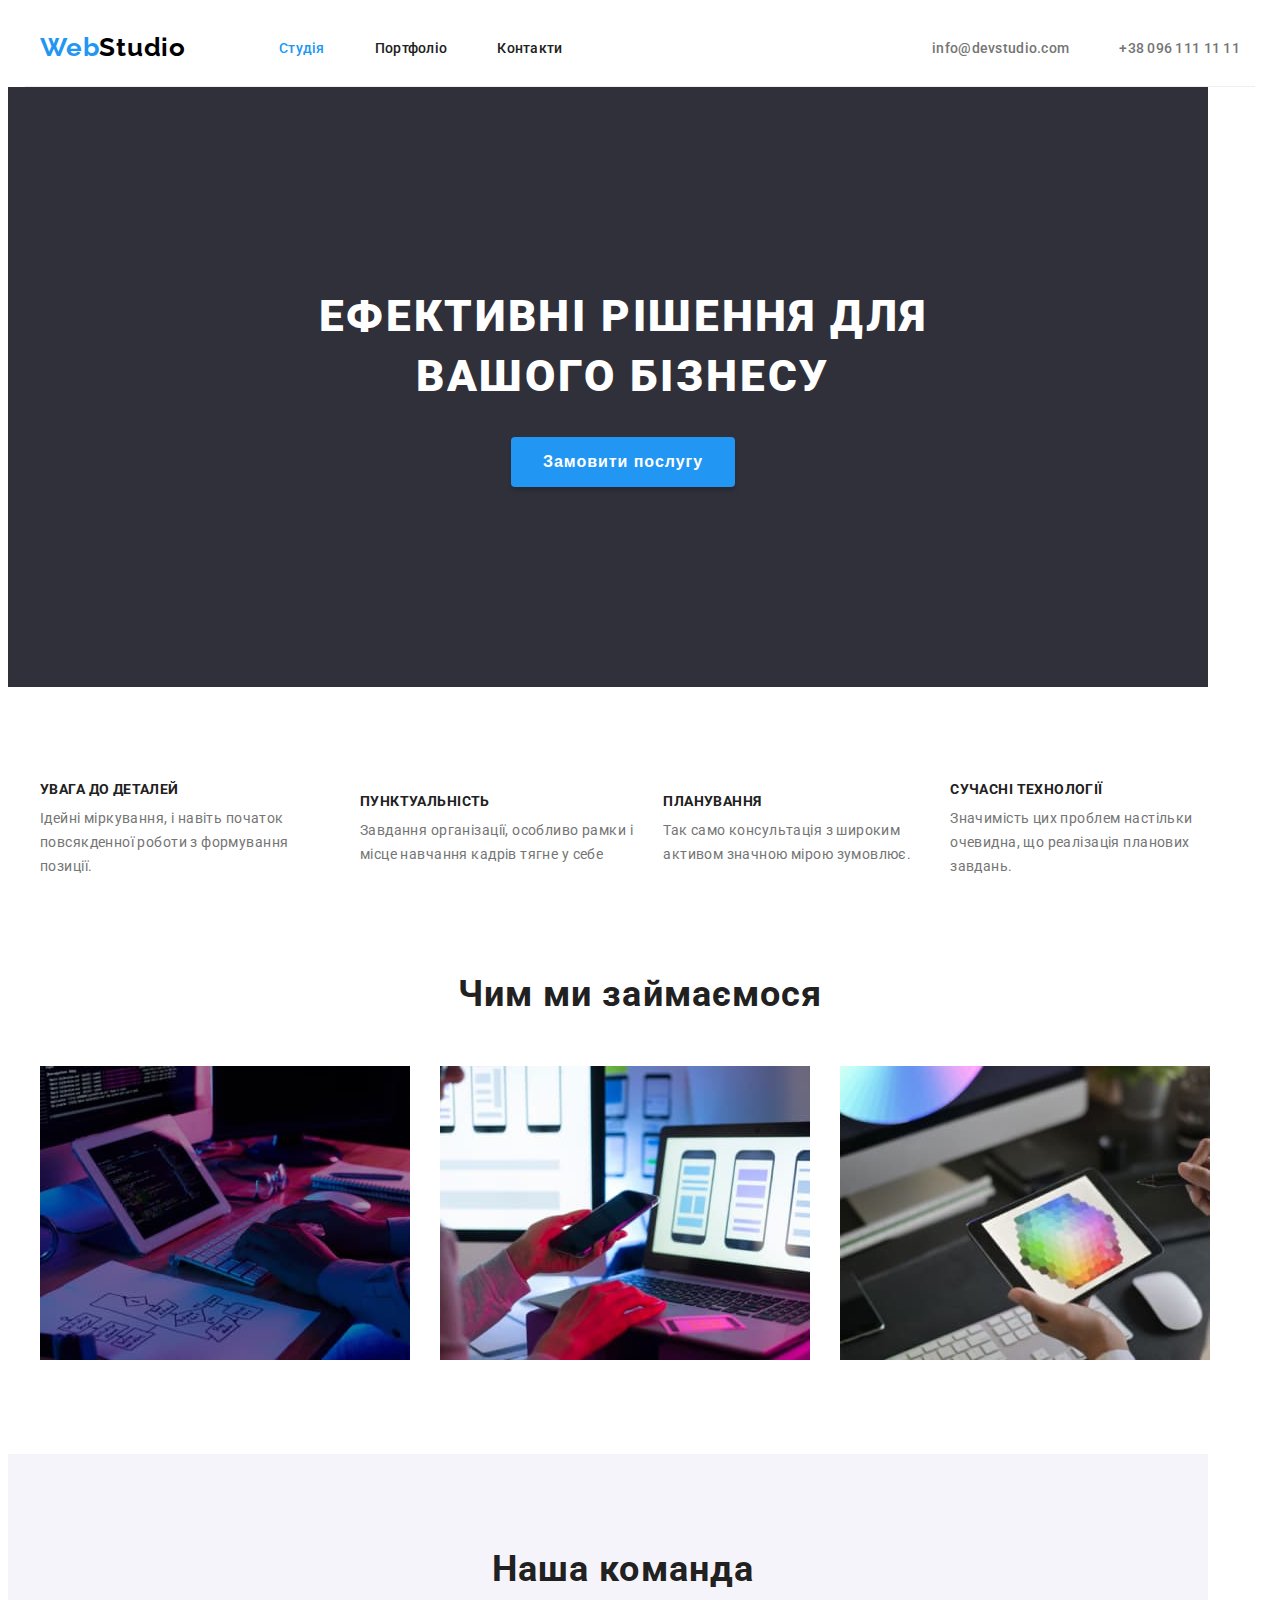
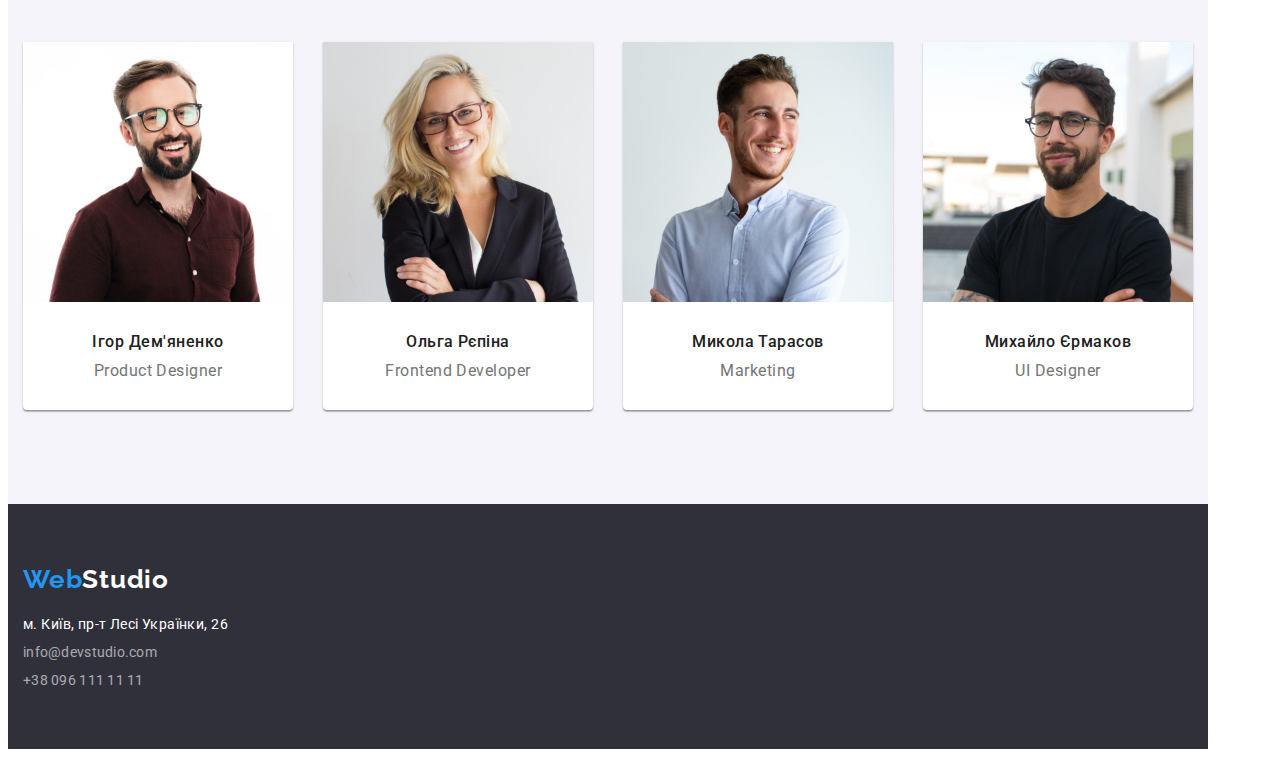
<file: index.html>
<!DOCTYPE html>
<html lang="uk">
  <head>
    <meta charset="UTF-8" />
    <meta http-equiv="X-UA-Compatible" content="IE=edge" />
    <meta name="viewport" content="width=device-width, initial-scale=1.0" />
    <title>WebStudio</title>

    <link rel="preconnect" href="https://fonts.googleapis.com" />
    <link rel="preconnect" href="https://fonts.gstatic.com" crossorigin />
    <link
      href="https://fonts.googleapis.com/css2?family=Raleway:wght@700&family=Roboto:wght@400;500;700;900&display=swap"
      rel="stylesheet"
    />

    <link
      rel="stylesheet"
      href="https://cdnjs.cloudflare.com/ajax/libs/modern-normalize/2.0.0/modern-normalize.min.css"
      integrity="sha512-4xo8blKMVCiXpTaLzQSLSw3KFOVPWhm/TRtuPVc4WG6kUgjH6J03IBuG7JZPkcWMxJ5huwaBpOpnwYElP/m6wg=="
      crossorigin="anonymous"
      referrerpolicy="no-referrer"
    />

    <link rel="stylesheet" href="./css/styles.css" />
  </head>
  <body>
    <!-- Header -->
    <header class="header">
      <div class="container header-container">
        <!-- Header navigation -->
        <a class="link header-logo" href="./index.html"
          >Web<span class="logo-black">Studio</span></a
        >
        <nav class="header-navigations">
          <ul class="list header-links-nav">
            <li class="header-links-item">
              <a class="link header-link active-link" href="./index.html"
                >Студія</a
              >
            </li>
            <li class="header-links-item">
              <a class="link header-link" href="./portfolio.html">Портфоліо</a>
            </li>
            <li class="header-links-item">
              <a class="link header-link" href="#">Контакти</a>
            </li>
          </ul>
        </nav>
        <!-- Header contacts -->
        <ul class="list header-contacts-list">
          <li class="contact-link-item">
            <a class="link contact-link" href="mailto:info@devstudio.com"
              >info@devstudio.com</a
            >
          </li>
          <li class="contact-link-item">
            <a class="link contact-link" href="tel:+380961111111"
              >+38 096 111 11 11</a
            >
          </li>
        </ul>
      </div>
    </header>

    <!-- Main -->
    <main class="main">
      <!-- Hero section -->

      <section class="hero">
        <div class="container">
          <h1 class="hero-title">Ефективні рішення для вашого бізнесу</h1>
          <button class="hero-button" type="button">Замовити послугу</button>
        </div>
      </section>

      <!-- Advantages section -->

      <section class="advantages">
        <div class="container">
          <h2 class="visually-hidden">Наші переваги</h2>
          <ul class="list advantages-list">
            <li class="advantage-item">
              <h3 class="advantage-title">УВАГА ДО ДЕТАЛЕЙ</h3>
              <p class="advantage-desc">
                Ідейні міркування, і навіть початок повсякденної роботи з
                формування позиції.
              </p>
            </li>
            <li class="advantage-item">
              <h3 class="advantage-title">ПУНКТУАЛЬНІСТЬ</h3>
              <p class="advantage-desc">
                Завдання організації, особливо рамки і місце навчання кадрів
                тягне у себе
              </p>
            </li>
            <li class="advantage-item">
              <h3 class="advantage-title">ПЛАНУВАННЯ</h3>
              <p class="advantage-desc">
                Так само консультація з широким активом значною мірою зумовлює.
              </p>
            </li>
            <li class="advantage-item">
              <h3 class="advantage-title">СУЧАСНІ ТЕХНОЛОГІЇ</h3>
              <p class="advantage-desc">
                Значимість цих проблем настільки очевидна, що реалізація
                планових завдань.
              </p>
            </li>
          </ul>
        </div>
      </section>

      <!-- Skils section -->

      <section class="skils">
        <div class="container">
          <h2 class="skils-title">Чим ми займаємося</h2>
          <ul class="list skils-list">
            <li class="skils-item">
              <img
                src="./images/skils/coding.jpg"
                alt="Кодування"
                width="370"
                height="294"
              />
            </li>
            <li class="skils-item">
              <img
                src="./images/skils/testing.jpg"
                alt="Тестування"
                width="370"
                height="294"
              />
            </li>
            <li class="skils-item">
              <img
                src="./images/skils/desining.jpg"
                alt="Дизайн"
                width="370"
                height="294"
              />
            </li>
          </ul>
        </div>
      </section>

      <!-- Team section -->

      <section class="team">
        <div class="container">
          <h2 class="team-title">Наша команда</h2>
          <ul class="list team-list">
            <li class="team-item">
              <img
                src="./images/team/igor.jpg"
                alt="Ігор Дем'яненко"
                width="270"
                height="260"
              />
              <h3 class="team-member">Ігор Дем'яненко</h3>
              <p class="team-member-desc" lang="en">Product Designer</p>
            </li>
            <li class="team-item">
              <img
                src="./images/team/olga.jpg"
                alt="Ольга Рєпіна"
                width="270"
                height="260"
              />
              <h3 class="team-member">Ольга Рєпіна</h3>
              <p class="team-member-desc" lang="en">Frontend Developer</p>
            </li>
            <li class="team-item">
              <img
                src="./images/team/mikola.jpg"
                alt="Микола Тарасов"
                width="270"
                height="260"
              />
              <h3 class="team-member">Микола Тарасов</h3>
              <p class="team-member-desc" lang="en">Marketing</p>
            </li>
            <li class="team-item">
              <img
                src="./images/team/mihaylo.jpg"
                alt="Михайло Єрмаков"
                width="270"
                height="260"
              />
              <h3 class="team-member">Михайло Єрмаков</h3>
              <p class="team-member-desc" lang="en">UI Designer</p>
            </li>
          </ul>
        </div>
      </section>
    </main>

    <!-- Footer -->
    <footer class="footer">
      <div class="container">
        <!-- Footer navigation -->
        <div class="footer-logo">
          <a class="link logo footer-logo" href="./index.html"
            >Web<span class="logo-white">Studio</span></a
          >
        </div>

        <!-- Footer contacts -->
        <address class="footer-contacts">
          <div class="footer-contact-link">
            <a
              class="link map-link"
              href="https://goo.gl/maps/1FD8mKBqTNXSPeUQA"
              target="_blank"
              >м. Київ, пр-т Лесі Українки, 26</a
            >
          </div>

          <div class="footer-contact-link">
            <a class="link contact-link" href="mailto:info@devstudio.com"
              >info@devstudio.com</a
            >
          </div>

          <div class="footer-contact-link">
            <a class="link contact-link" href="tel:+380961111111"
              >+38 096 111 11 11</a
            >
          </div>
        </address>
      </div>
    </footer>
  </body>
</html>
</file>
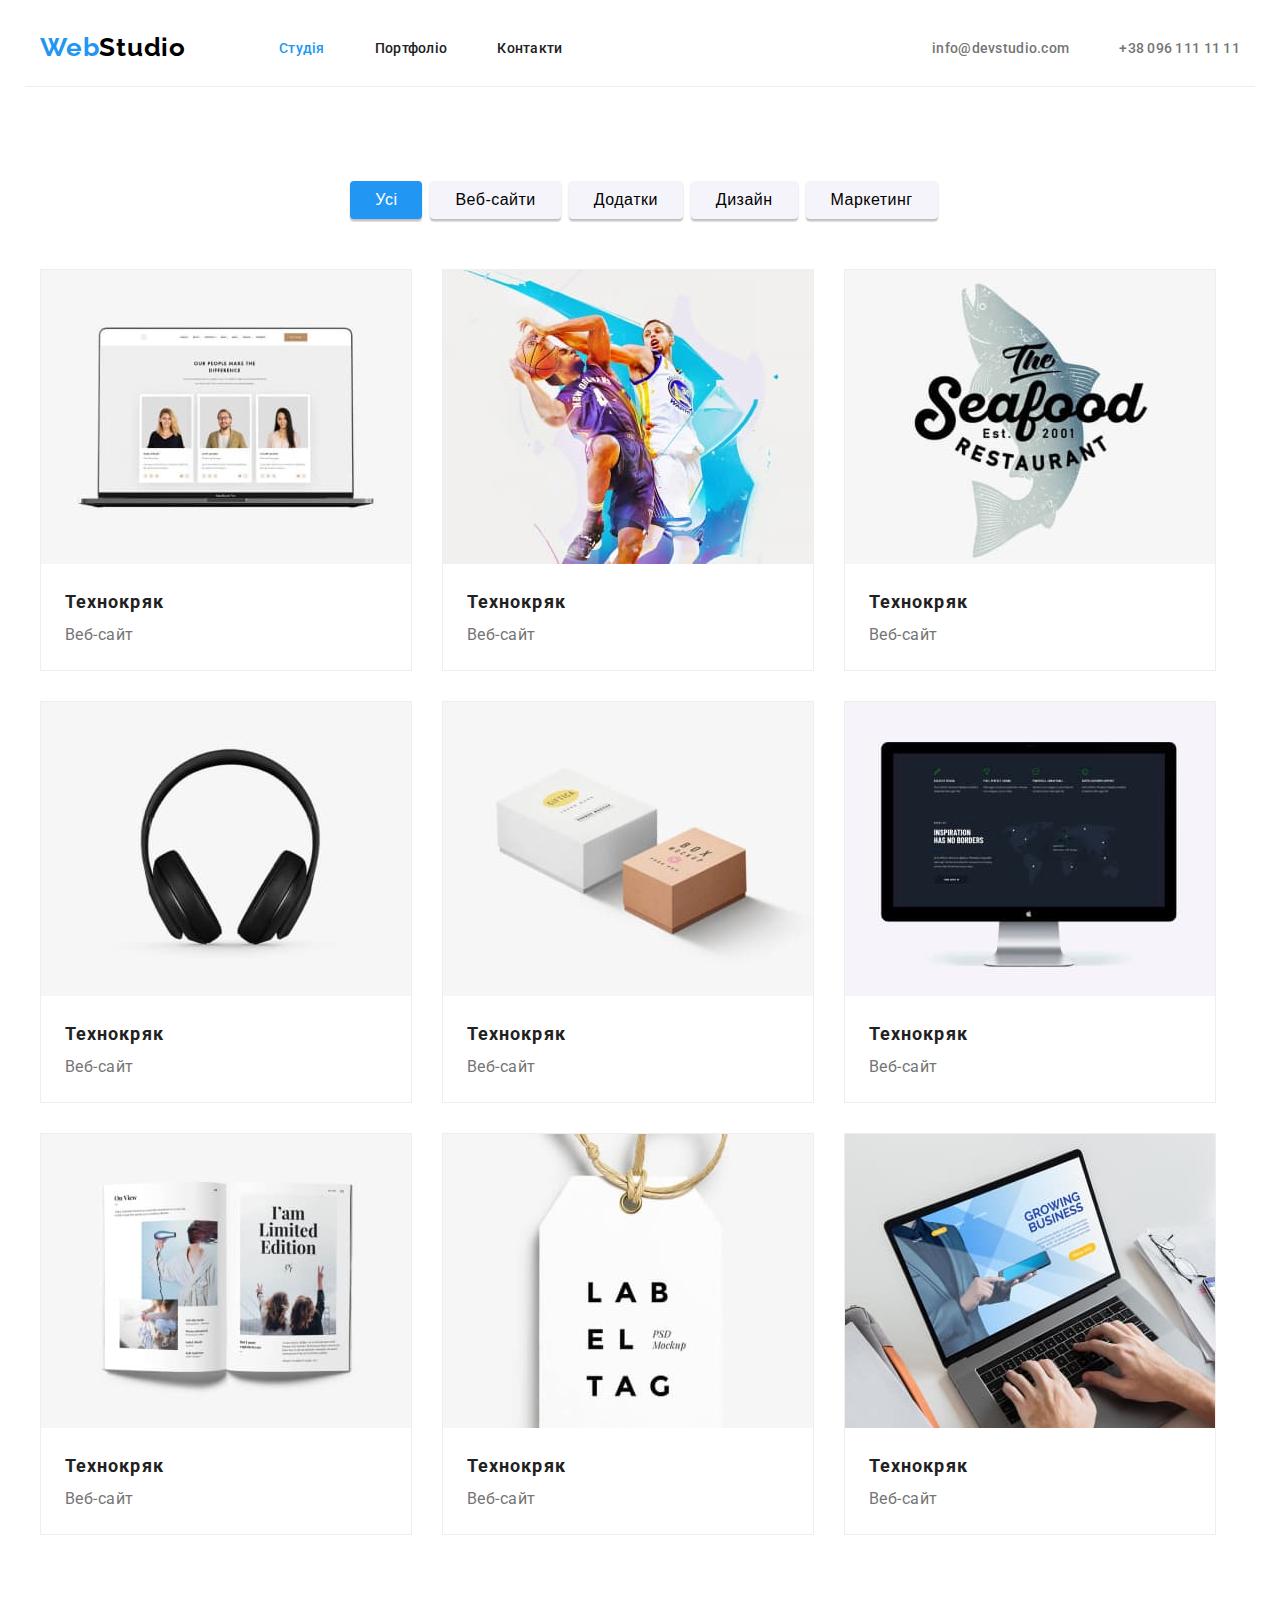
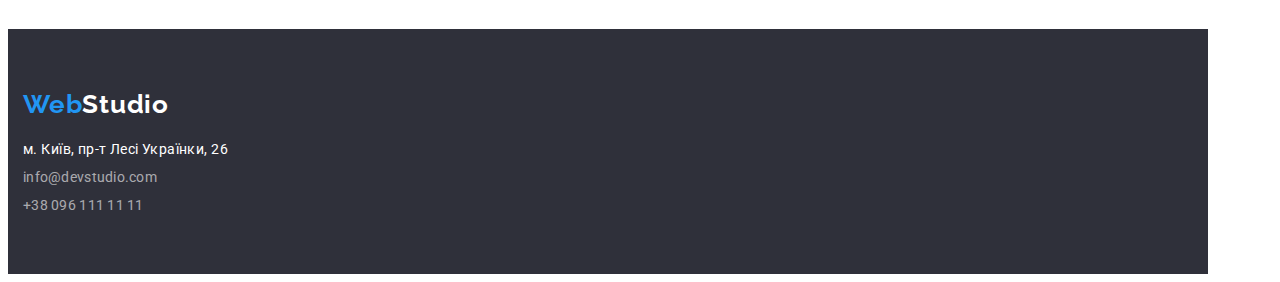
<file: portfolio.html>
<!DOCTYPE html>
<html lang="uk">
  <head>
    <meta charset="UTF-8" />
    <meta http-equiv="X-UA-Compatible" content="IE=edge" />
    <meta name="viewport" content="width=device-width, initial-scale=1.0" />
    <title>Portfolio WebStudio</title>

    <link rel="preconnect" href="https://fonts.googleapis.com" />
    <link rel="preconnect" href="https://fonts.gstatic.com" crossorigin />
    <link
      href="https://fonts.googleapis.com/css2?family=Raleway:wght@700&family=Roboto:wght@400;500;700;900&display=swap"
      rel="stylesheet"
    />

    <link rel="stylesheet" href="./css/styles.css" />
  </head>
  <body>
    <!-- Header -->
    <header class="header">
      <div class="container header-container">
        <!-- Header navigation -->
        <a class="link header-logo" href="./index.html"
          >Web<span class="logo-black">Studio</span></a
        >
        <nav class="header-navigations">
          <ul class="list header-links-nav">
            <li class="header-links-item">
              <a class="link header-link active-link" href="./index.html"
                >Студія</a
              >
            </li>
            <li class="header-links-item">
              <a class="link header-link" href="./portfolio.html">Портфоліо</a>
            </li>
            <li class="header-links-item">
              <a class="link header-link" href="#">Контакти</a>
            </li>
          </ul>
        </nav>
        <!-- Header contacts -->
        <ul class="list header-contacts-list">
          <li class="contact-link-item">
            <a class="link contact-link" href="mailto:info@devstudio.com"
              >info@devstudio.com</a
            >
          </li>
          <li class="contact-link-item">
            <a class="link contact-link" href="tel:+380961111111"
              >+38 096 111 11 11</a
            >
          </li>
        </ul>
      </div>
    </header>

    <!-- Main content -->
    <main>
      <section class="portfolio">
        <div class="container">
          <h1 class="visually-hidden">Портфоліо</h1>
          <!-- Buttons -->
          <ul class="list portfolio-buttons">
            <li class="portfolio-button">
              <button class="button active-button" type="button">Усі</button>
            </li>
            <li class="portfolio-button">
              <button class="button" type="button">Веб-сайти</button>
            </li>
            <li class="portfolio-button">
              <button class="button" type="button">Додатки</button>
            </li>
            <li class="portfolio-button">
              <button class="button" type="button">Дизайн</button>
            </li>
            <li class="portfolio-button">
              <button class="button" type="button">Маркетинг</button>
            </li>
          </ul>

          <!-- Projects -->

          <ul class="list portfolio-projects">
            <li class="project-item">
              <a class="link project-link" href="">
                <img
                  src="./images/portfolio/teknokriak.jpg"
                  alt="Веб-сайт Технокряк"
                  width="370"
                  height="294"
                />
                <div class="project-desc">
                  <h2 class="progect-name">Технокряк</h2>
                  <p class="progect-type">Веб-сайт</p>
                </div>
              </a>
            </li>
            <li class="project-item">
              <a class="link project-link" href="">
                <img
                  src="./images/portfolio/new-orlean-vs-golden-star.jpg"
                  alt="Постер New Orlean vs Golden Star"
                  width="370"
                  height="294"
                />
                <div class="project-desc">
                  <h2 class="progect-name">Технокряк</h2>
                  <p class="progect-type">Веб-сайт</p>
                </div>
              </a>
            </li>
            <li class="project-item">
              <a class="link project-link" href="">
                <img
                  src="./images/portfolio/seafood.jpg"
                  alt="Ресторан Seafood"
                  width="370"
                  height="294"
                />
                <div class="project-desc">
                  <h2 class="progect-name">Технокряк</h2>
                  <p class="progect-type">Веб-сайт</p>
                </div>
              </a>
            </li>
            <li class="project-item">
              <a class="link project-link" href="">
                <img
                  src="./images/portfolio/prime.jpg"
                  alt="Проєкт Prime"
                  width="370"
                  height="294"
                />
                <div class="project-desc">
                  <h2 class="progect-name">Технокряк</h2>
                  <p class="progect-type">Веб-сайт</p>
                </div>
              </a>
            </li>
            <li class="project-item">
              <a class="link project-link" href="">
                <img
                  src="./images/portfolio/boxes.jpg"
                  alt="Проєкт Boxes"
                  width="370"
                  height="294"
                />
                <div class="project-desc">
                  <h2 class="progect-name">Технокряк</h2>
                  <p class="progect-type">Веб-сайт</p>
                </div>
              </a>
            </li>
            <li class="project-item">
              <a class="link project-link" href="">
                <img
                  src="./images/portfolio/inspiration-has-no-borders.jpg"
                  alt="Веб-сайт Inspiration has no Borders"
                  width="370"
                  height="294"
                />
                <div class="project-desc">
                  <h2 class="progect-name">Технокряк</h2>
                  <p class="progect-type">Веб-сайт</p>
                </div>
              </a>
            </li>
            <li class="project-item">
              <a class="link project-link" href="">
                <img
                  src="./images/portfolio/limited-edition.jpg"
                  alt="Видання Limited Edition"
                  width="370"
                  height="294"
                />
                <div class="project-desc">
                  <h2 class="progect-name">Технокряк</h2>
                  <p class="progect-type">Веб-сайт</p>
                </div>
              </a>
            </li>
            <li class="project-item">
              <a class="link project-link" href="">
                <img
                  src="./images/portfolio/lab.jpg"
                  alt="Проєкт LAB"
                  width="370"
                  height="294"
                />
                <div class="project-desc">
                  <h2 class="progect-name">Технокряк</h2>
                  <p class="progect-type">Веб-сайт</p>
                </div>
              </a>
            </li>
            <li class="project-item">
              <a class="link project-link" href="">
                <img
                  src="./images/portfolio/growing-business.jpg"
                  alt="Growing Business"
                  width="370"
                  height="294"
                />
                <div class="project-desc">
                  <h2 class="progect-name">Технокряк</h2>
                  <p class="progect-type">Веб-сайт</p>
                </div>
              </a>
            </li>
          </ul>
        </div>
      </section>
    </main>

    <!-- Footer -->
    <footer class="footer">
      <div class="container">
        <!-- Footer navigation -->
        <div class="footer-logo">
          <a class="link logo footer-logo" href="./index.html"
            >Web<span class="logo-white">Studio</span></a
          >
        </div>

        <!-- Footer contacts -->
        <address class="footer-contacts">
          <div class="footer-contact-link">
            <a
              class="link map-link"
              href="https://goo.gl/maps/1FD8mKBqTNXSPeUQA"
              target="_blank"
              >м. Київ, пр-т Лесі Українки, 26</a
            >
          </div>

          <div class="footer-contact-link">
            <a class="link contact-link" href="mailto:info@devstudio.com"
              >info@devstudio.com</a
            >
          </div>

          <div class="footer-contact-link">
            <a class="link contact-link" href="tel:+380961111111"
              >+38 096 111 11 11</a
            >
          </div>
        </address>
      </div>
    </footer>
  </body>
</html>
</file>
<file: css/styles.css>
:root {
    --text-font: 'Roboto', sans-serif;
    --secondary-font: 'Raleway',sans-serif;

    /* Text colors*/
    --accent-color: #2196F3;
    --main-text-color: #212121;
    --secondary-text-color: #FFF;
    --description-text-color: #757575;

    /* Background colors */
    --main-background-color: #fff;
    --background-color-dark: #2F303A;
    --background-color-light: #F5F4FA;
}

body {
    font-family: var(--text-font);
    color: var(--main-text-color);
    background-color: var(--main-background-color);
}

.visually-hidden {
    position: absolute;
    width: 1px;
    height: 1px;
    padding: 0;
    margin: -1px;
    overflow: hidden;
    clip: rect(0, 0, 0, 0);
    white-space: nowrap;
    border: 0;
}

.link {
    text-decoration: none;
    font-style: normal;
    color: currentColor;
}

.list {
    list-style: none;
    padding: 0;
    margin: 0;
}

h1,
h2,
h3,
h4,
h5,
h6,
p {
    margin: 0;
}

img {
    display: block;
    max-width: auto;
}

.container {
    width: 1200px;

    padding-left: 15px;
    padding-right: 15px;

    margin-left: auto;
    margin-right: auto;

}


/* Studio styles */
/* Header styles */

.header-container {
    display: flex;
    align-items: center;

    border-bottom: 1px solid #EEE;
}

.header-logo {
    color: var(--accent-color);
    font-family: var(--secondary-font);
    font-size: 26px;
    font-weight: 700;
    letter-spacing: 0.78px;

    margin-top: 24px;
    margin-right: 93px;
    margin-bottom: 24px;

}

.logo-black {
    color: #000;
   
}

.header-links-nav {
    display: flex;
}

.header-links-item {
    margin-right: 50px;
}

.header-links-item:last-child {
    margin-right: 0;
}

.header-link {
    color: var(--main-text-color);
    font-weight: 500;
    font-size: 14px;
    line-height: 1.2;
    letter-spacing: 0.28px;

    padding-top: 32px;
    padding-bottom: 32px;

}

.header-link:hover,
.header-link:focus {
    color: var(--accent-color);
}

.header-contacts-list {
    display: flex;
    margin-left: auto;
}

.contact-link {
    color: var(--description-text-color);
    font-weight: 500;
    font-size: 14px;
    line-height: 1.2;
    letter-spacing: 0.28px;

    padding-top: 32px;
    padding-bottom: 32px;

}

.active-link {
    color: var(--accent-color);
}

.contact-link:hover,
.contact-link:focus {
    color: var(--accent-color);
}

.contact-link-item {
    margin-right: 50px;
}

.contact-link-item:last-child {
    margin-right: 0px;
}

/* Main styles */

/* Hero section */

.hero {
    background-color: var(--background-color-dark);
    text-align: center;
    padding-top: 200px;
    padding-bottom: 200px;

    width: 1200px;
}

.hero-title {
    color: var(--secondary-text-color);
    font-size: 44px;
    font-weight: 900;
    line-height: 1.36;
    letter-spacing: 2.64px;
    text-transform: uppercase;

    width: 696px;
    margin-right: auto;
    margin-left: auto;
    margin-bottom: 30px;
}

.hero-button {
    background-color: var(--accent-color);
    color: var(--secondary-text-color);
    font-size: 16px;
    font-weight: 700;
    line-height: 1.87;
    letter-spacing: 0.96px;
    border: none;
    cursor: pointer;

    padding: 10px 32px;

    border-radius: 4px;
    box-shadow: 0px 4px 4px 0px rgba(0, 0, 0, 0.15);
}

/* Advantages styles */

.advantages {
    padding-top: 94px;
    padding-bottom: 94px;
}

.advantages-list {
    display: flex;
    align-items: center;
}

.advantage-item {
    margin-right: 30px;
}

.advantage-item:last-child {
    margin-right: 0px;
}

.advantage-title {
    font-size: 14px;
    font-weight: 700;
    line-height: 1.2;
    letter-spacing: 0.42px;
    text-transform: uppercase;

    margin-bottom: 10px;
}

.advantage-desc {
    color: var(--description-text-color);
    font-size: 14px;
    line-height: 1.71;
    letter-spacing: 0.42px;
}

/* Skils styles */

.skils {
    padding-bottom: 94px;
}
 
.skils-title {
    text-align: center;
    font-size: 36px;
    font-weight: 700;
    line-height: 1.2;
    letter-spacing: 1.08px;

    margin-bottom: 50px;
}

.skils-list {
    display: flex;
    align-items: center;
}

.skils-item {
    margin-right: 30px;
}

.skils-item:last-child {
    margin-right: 0px;
}

/* Team styles */

.team {
    background-color: var(--background-color-light);
    padding-top: 94px;
    padding-bottom: 94px;
    
    width: 1200px;
}

.team-title {
    text-align: center;
    font-size: 36px;
    font-weight: 700;
    line-height: 1.2;
    letter-spacing: 1.08px;

    margin-bottom: 50px;
}

.team-list {
    display: flex;
    align-items: center;
}

.team-item {
    margin-right: 30px;

    background-color: var(--main-background-color);
    border-radius: 0px 0px 4px 4px;
    box-shadow: 0px 2px 1px 0px rgba(0, 0, 0, 0.20), 0px 1px 1px 0px rgba(0, 0, 0, 0.14), 0px 1px 3px 0px rgba(0, 0, 0, 0.12);
}

.team-item:last-child {
    margin-right: 0;
}

.team-member {
    text-align: center;
    font-size: 16px;
    font-weight: 500;
    line-height: 1.2;
    letter-spacing: 0.48px;

    margin-top: 30px;
    margin-bottom: 10px;
}

.team-member-desc {
    color: var(--description-text-color);
    text-align: center;
    font-size: 16px;
    line-height: 1.2;
    letter-spacing: 0.48px;

    margin-bottom: 30px;
}

/* Footer styles */

.footer {
    background-color: var(--background-color-dark);
    padding-top: 60px;
    padding-bottom: 60px;

    width: 1200px;
}

.logo {
    color: var(--accent-color);
    font-family: var(--secondary-font);
    font-size: 26px;
    font-weight: 700;
    letter-spacing: 0.78px;
}

.logo-white {
    color: var(--secondary-text-color);
}

.footer-logo { 
    margin-bottom: 20px;
}

.footer-contact-link {
    margin-bottom: 9px;
}

.footer-contact-link:last-child {
    margin-bottom: 0px; 
} 

.footer-contacts {
    display: block;
}

.map-link {
    color: var(--secondary-text-color);
    font-size: 14px;
    line-height: 1.71px;
    letter-spacing: 0.42px;
}

.map-link:hover,
.map-link:focus {
    color: var(--accent-color);
}

.footer .contact-link {
    color: rgba(255, 255, 255, 0.60);
    font-weight: 400;

    padding-top: 0px;
    padding-bottom: 0px;
}

.contact-link:hover,
.contact-link:focus {
    color: var(--accent-color);
}

/* Portfolio styles */

/* Buttons styles */

.portfolio {
    padding-top: 94px;
    padding-bottom: 94px;
}

.portfolio-buttons {
    display: flex;
    align-items: center;
    justify-content: center;

    margin-bottom: 50px;
}

.portfolio-button {
    margin-left: 8px;
}

.portfolio-buttons:last-child {
    margin-left: 0;
}

.button {
    background-color: var(--background-color-light); 
    text-align: center;
    font-size: 16px;
    font-weight: 500;
    line-height: 1.62;
    letter-spacing: 0.48px;
    border: none;
    border-radius: 4px;
    cursor: pointer;

    padding: 6px 25px;

    box-shadow: 0px 2px 2px 0px rgba(0, 0, 0, 0.12), 0px 1px 2px 0px rgba(0, 0, 0, 0.08), 0px 3px 1px 0px rgba(0, 0, 0, 0.10);

}

.button:hover,
.button:focus {
    background-color: var(--accent-color);
    color: var(--secondary-text-color);
}

.active-button {
    background-color: var(--accent-color);
    color: var(--secondary-text-color);
}

/* Projects styles */

.progect-name {
    font-size: 18px;
    font-weight: 700;
    line-height: 2;
    letter-spacing: 1.08px;


}

.progect-name:hover,
.progect-name:focus {
    color: var(--accent-color);
}

.progect-type {
    color: var(--description-text-color);
    font-size: 16px;
    line-height: 1.87;
    letter-spacing: 0.48px;
}

.progect-type:hover,
.progect-type:focus {
    color: var(--accent-color);
}

.portfolio-projects {
    display: flex;
    flex-wrap: wrap;

    margin-top: -30px;
    margin-left: -30px;
}

.project-item {
    flex-basis: calc((100% / 3)-30px);

    margin-top: 30px;
    margin-left: 30px;

    border: 1px solid #EEE;

}

.project-desc {
    padding: 20px 24px
}
</file>
